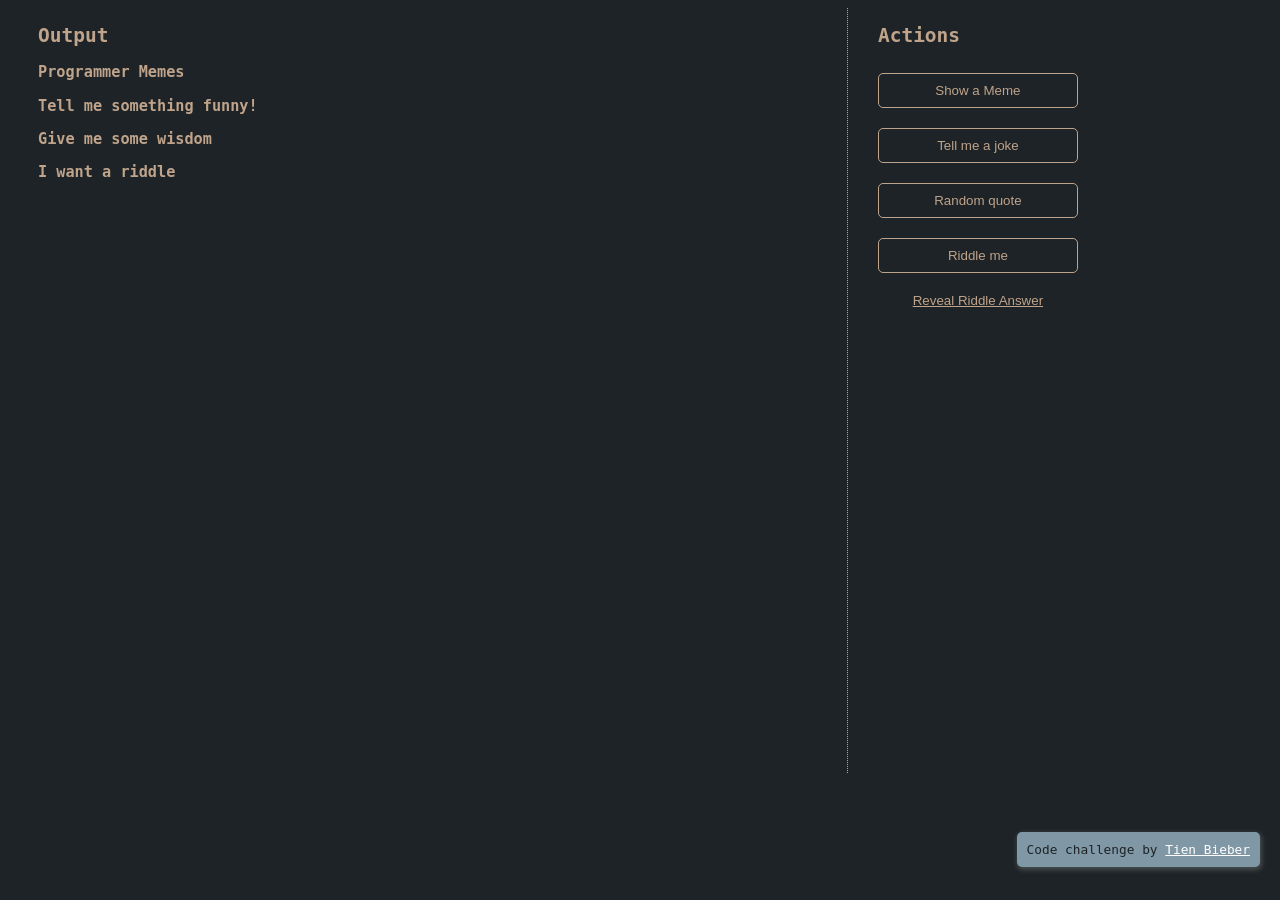
<file: Meme_Generator/index.html>
<!DOCTYPE html>
<html lang="en">
  <head>
    <meta charset="UTF-8" />
    <meta http-equiv="X-UA-Compatible" content="IE=edge" />
    <meta name="viewport" content="width=device-width, initial-scale=1.0" />
    <link rel="stylesheet" href="style.css" />
    <title>Document</title>
  </head>
  <body>
    <main>
      <section class="content">
        <!-- Your HTML code goes here -->
        <h2>Output</h2>
        <h3>Programmer Memes</h3>
        <div class="meme-content"></div>
        <h3>Tell me something funny!</h3>
        <div class="jokes-content"></div>
        <h3>Give me some wisdom</h3>
        <div class="quote-content"></div>
        <h3>I want a riddle</h3>
        <div class="riddle-content"></div>
      </section>
      <!-- No need to change anything in this section -->
      <section class="sidebar">
        <h2>Actions</h2>
        <button onclick="showMeme()">Show a Meme</button>
        <button onclick="showJoke()">Tell me a joke</button>
        <button onclick="showQuote()">Random quote</button>
        <button onclick="showRiddle()">Riddle me</button>
        <button class="reveal-btn" onclick="revealAnswers()">
          Reveal Riddle Answer
        </button>
        <p class="attribution">Code challenge by <a href="">Tien Bieber</a></p>
      </section>
      <script src="index.js"></script>
    </main>
  </body>
</html>
</file>
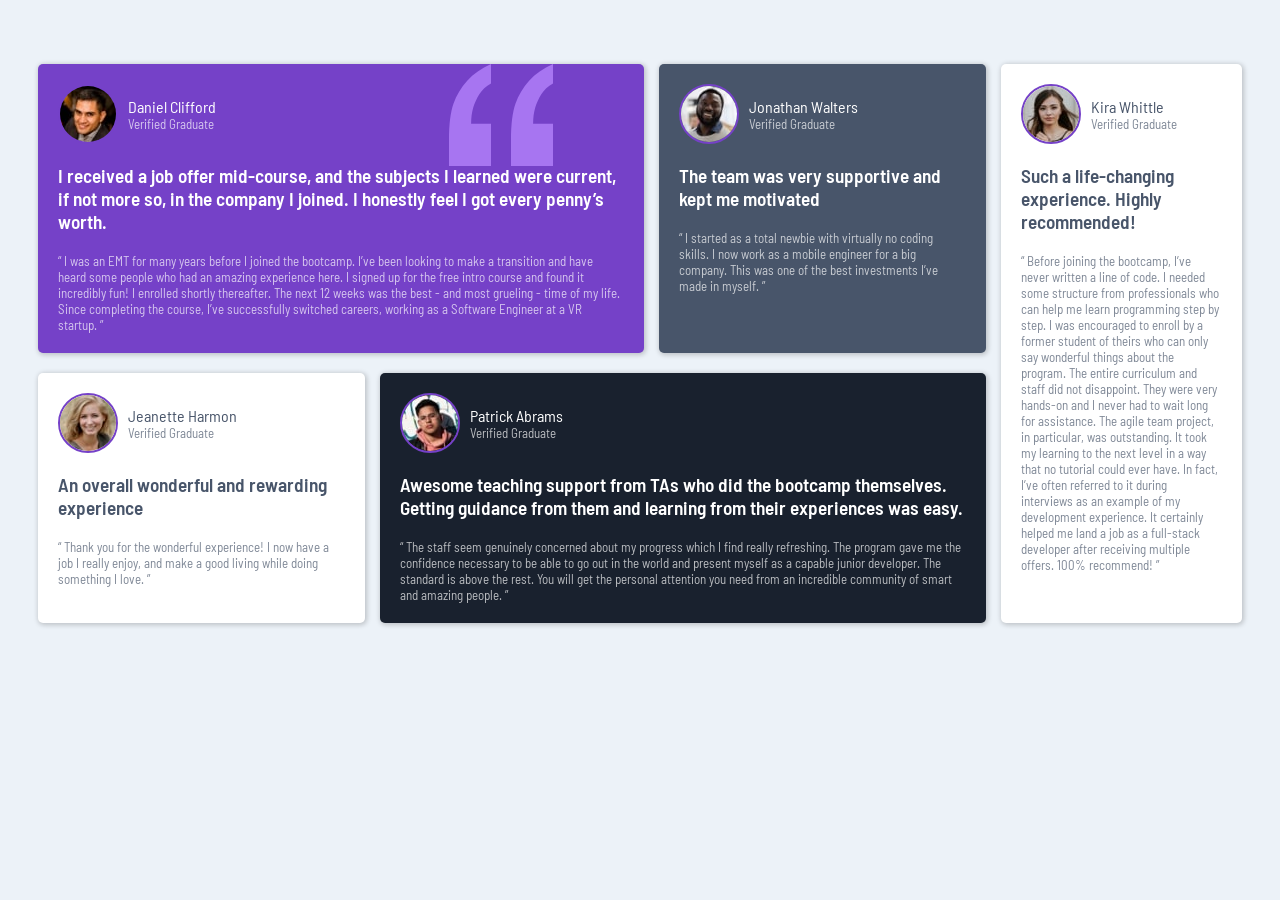
<file: Testimonial_Challenge/index.html>
<!DOCTYPE html>
<html lang="en">
  <head>
    <meta charset="UTF-8" />
    <meta name="viewport" content="width=device-width, initial-scale=1.0" />
    <!-- displays site properly based on user's device -->

    <link
      rel="icon"
      type="image/png"
      sizes="32x32"
      href="./images/favicon-32x32.png" />
    <link rel="stylesheet" href="style.css" />
    <link rel="preconnect" href="https://fonts.gstatic.com" />
    <link
      href="https://fonts.googleapis.com/css2?family=Barlow+Semi+Condensed:wght@500;600&display=swap"
      rel="stylesheet" />
    <title>Testimonial Challenge</title>
  </head>
  <body>
    <div id="testimonial-grid-container">
      <div id="main-left">
        <div id="top">
          <div id="testimonial-1" class="grid-item">
            <img
              id="quote"
              src="./images/bg-pattern-quotation.svg"
              alt="quote" />
            <div class="header">
              <img
                src="./images/image-daniel.jpg"
                alt="daniel profile picture" />
              <div class="header-txt">
                <p class="name">Daniel Clifford</p>
                <p>Verified Graduate</p>
              </div>
            </div>
            <h4>
              I received a job offer mid-course, and the subjects I learned were
              current, if not more so, in the company I joined. I honestly feel
              I got every penny’s worth.
            </h4>
            <p>
              “ I was an EMT for many years before I joined the bootcamp. I’ve
              been looking to make a transition and have heard some people who
              had an amazing experience here. I signed up for the free intro
              course and found it incredibly fun! I enrolled shortly thereafter.
              The next 12 weeks was the best - and most grueling - time of my
              life. Since completing the course, I’ve successfully switched
              careers, working as a Software Engineer at a VR startup. ”
            </p>
          </div>
          <div id="testimonial-2" class="grid-item">
            <div class="header">
              <img
                src="./images/image-jonathan.jpg"
                alt="jonathan profile picture" />
              <div class="header-txt">
                <p class="name">Jonathan Walters</p>
                <p>Verified Graduate</p>
              </div>
            </div>
            <h4>The team was very supportive and kept me motivated</h4>
            <p>
              “ I started as a total newbie with virtually no coding skills. I
              now work as a mobile engineer for a big company. This was one of
              the best investments I’ve made in myself. ”
            </p>
          </div>
        </div>
        <div id="bottom">
          <div id="testimonial-3" class="grid-item">
            <div class="header">
              <img
                src="./images/image-jeanette.jpg"
                alt="jeanette profile picture" />
              <div class="header-txt">
                <p class="name">Jeanette Harmon</p>
                <p>Verified Graduate</p>
              </div>
            </div>
            <h4>An overall wonderful and rewarding experience</h4>
            <p>
              “ Thank you for the wonderful experience! I now have a job I
              really enjoy, and make a good living while doing something I love.
              ”
            </p>
          </div>
          <div id="testimonial-4" class="grid-item">
            <div class="header">
              <img
                src="./images/image-patrick.jpg"
                alt="Patrick profile picture" />
              <div class="header-txt">
                <p class="name">Patrick Abrams</p>
                <p>Verified Graduate</p>
              </div>
            </div>
            <h4>
              Awesome teaching support from TAs who did the bootcamp themselves.
              Getting guidance from them and learning from their experiences was
              easy.
            </h4>
            <p>
              “ The staff seem genuinely concerned about my progress which I
              find really refreshing. The program gave me the confidence
              necessary to be able to go out in the world and present myself as
              a capable junior developer. The standard is above the rest. You
              will get the personal attention you need from an incredible
              community of smart and amazing people. ”
            </p>
          </div>
        </div>
      </div>
      <div id="testimonial-5" class="grid-item">
        <div class="header">
          <img src="./images/image-kira.jpg" alt="Kira profile picture" />
          <div class="header-txt">
            <p class="name">Kira Whittle</p>
            <p>Verified Graduate</p>
          </div>
        </div>
        <h4>Such a life-changing experience. Highly recommended!</h4>
        <p>
          “ Before joining the bootcamp, I’ve never written a line of code. I
          needed some structure from professionals who can help me learn
          programming step by step. I was encouraged to enroll by a former
          student of theirs who can only say wonderful things about the program.
          The entire curriculum and staff did not disappoint. They were very
          hands-on and I never had to wait long for assistance. The agile team
          project, in particular, was outstanding. It took my learning to the
          next level in a way that no tutorial could ever have. In fact, I’ve
          often referred to it during interviews as an example of my development
          experience. It certainly helped me land a job as a full-stack
          developer after receiving multiple offers. 100% recommend! ”
        </p>
      </div>
    </div>
  </body>
</html>
</file>
<file: Meme_Generator/style.css>
/* 
NO ACTION REQUIRED BY YOU

Don't worry about this section.  These CSS styles are here to make the HTML document look cleaner, but are not part of the lesson.

Just write your HTML however you want and these will automatically work.
*/

body {
  background-color: #1d2326;
  color: #bfa38a;
  font-family: monospace;
}

main {
  display: flex;
  flex-direction: row;
}

img {
  border: 1px solid white;
  border-radius: 5px;
  max-width: 350px;
  width: 100%;
}

p {
  color: #8097a6;
}

.attribution {
  position: absolute;
  right: 20px;
  bottom: 20px;
  font-size: 0.8rem;
  background-color: #8097a6;
  padding: 10px;
  border-radius: 5px;
  color: #1d2326;
  box-shadow: 1px 2px 5px 1px rgba(255, 255, 255, 0.2);
}

a {
  color: white;
}

a:hover {
  opacity: 0.8;
}

.content {
  width: 65%;
  padding-left: 30px;
  padding-right: 20px;
}

.content p {
  max-width: 80%;
}

.sidebar {
  display: flex;
  flex-direction: column;
  width: 30%;
  padding-left: 30px;
  padding-right: 30px;
  border-left: 1px dotted #bfa38a;
  height: 85vh;
}

button {
  width: 200px;
  max-width: 100%;
  margin-top: 10px;
  margin-bottom: 10px;
  height: 35px;
  border: 1px solid #bfa38a;
  background: transparent;
  color: #bfa38a;
  border-radius: 5px;
}

button:hover {
  cursor: pointer;
  background-color: rgba(255, 255, 255, 0.1);
}

.reveal-btn {
  border: none;
  text-decoration: underline;
  margin: 0;
}

.reveal-btn:hover {
  color: white;
  background-color: transparent;
}
</file>
<file: Testimonial_Challenge/style.css>
* {
  box-sizing: border-box;
  margin: 0;
  padding: 0;
}

body {
  background-color: #ecf2f8;
  font-family: "Barlow Semi Condensed", sans-serif;
}

#testimonial-grid-container {
  padding: 5% 3%;
}

#testimonial-1 {
  background-color: #7541c8;
  color: #ffffff;
  position: relative;
  z-index: 0;
}

#testimonial-2 {
  background-color: #48556a;
  color: #ffffff;
}

#testimonial-3,
#testimonial-5 {
  background-color: #ffffff;
  color: #48556a;
}

#testimonial-4 {
  background-color: #19212e;
  color: #ffffff;
}

.grid-item {
  margin-bottom: 20px;
  padding: 20px;
  border-radius: 5px;
  box-shadow: 1px 1px 5px 1px rgba(0, 0, 0, 0.2);
  font-size: 13px;
}

.grid-item p {
  opacity: 70%;
}

.header {
  display: flex;
  align-items: center;
  margin-bottom: 20px;
  z-index: 3;
  position: relative;
}

.header .name {
  opacity: 100%;
  font-size: 1rem;
}

.header img {
  border-radius: 50%;
  margin-right: 10px;
  border: 2px solid #7541c8;
}

.grid-item h4 {
  margin-bottom: 20px;
  font-size: 1.2rem;
  font-weight: 600;
}

#quote {
  position: absolute;
  right: 15%;
  top: 0;
  z-index: 1;
}

@media (min-width: 576px) {
  #testimonial-grid-container,
  #main-left,
  #top,
  #bottom {
    display: flex;
  }

  #top,
  #bottom {
    flex-basis: 50%;
  }

  #testimonial-5 {
    flex-basis: 20%;
  }

  #main-left {
    flex-direction: column;
    flex-basis: 80%;
  }

  #testimonial-1,
  #testimonial-4 {
    flex-basis: 65%;
  }

  #testimonial-2,
  #testimonial-3 {
    flex-basis: 35%;
  }

  #testimonial-grid-container {
    max-width: 1440px;
    margin: 0 auto;
  }

  #main-left .grid-item {
    margin-right: 15px;
  }
}
</file>
